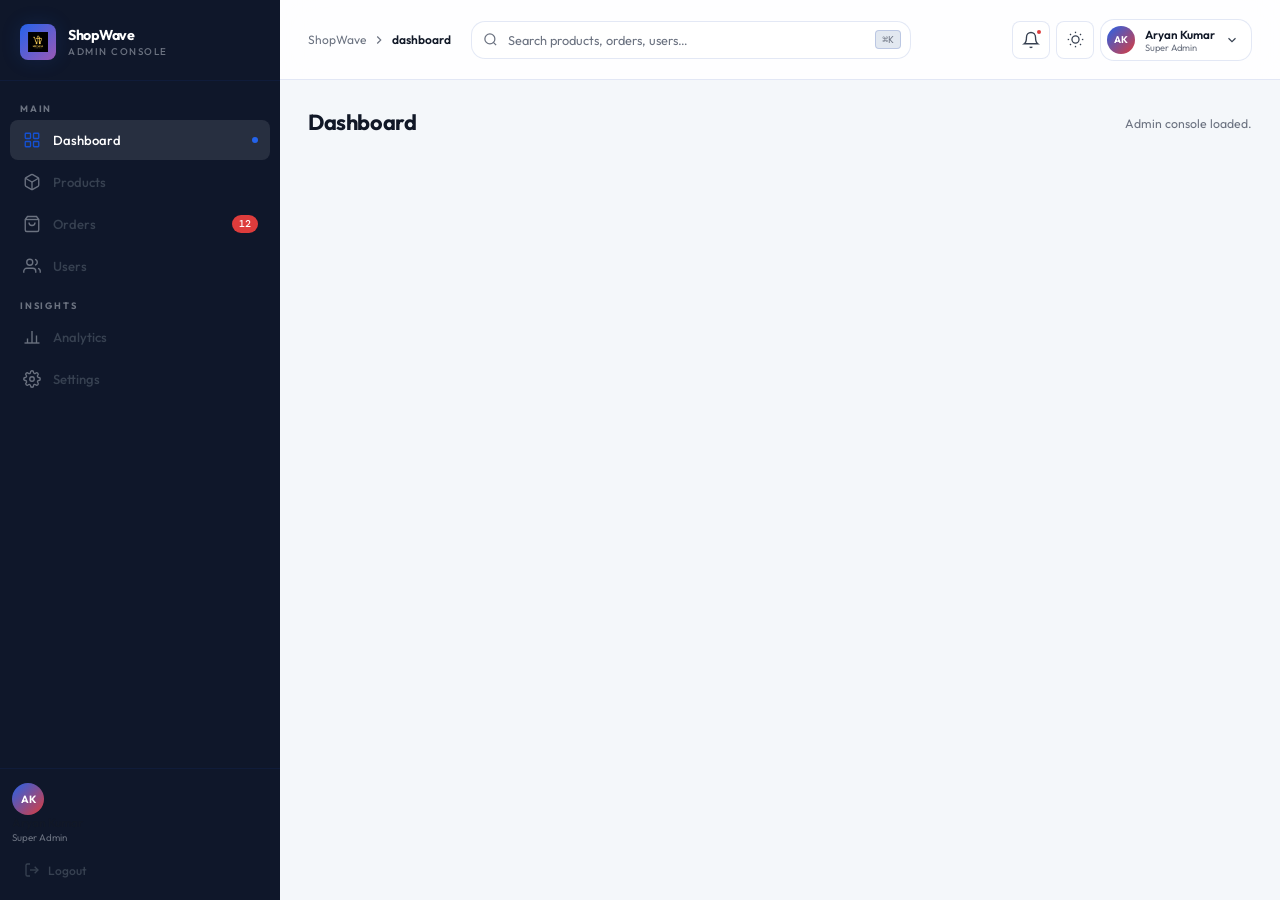
<file: ECommerceFrontend/admin.html>
<!DOCTYPE html>
<html lang="en">

<head>
  <meta charset="UTF-8">
  <meta name="viewport" content="width=device-width, initial-scale=1.0">
  <title>ShopWave Admin</title>
  <link rel="stylesheet" href="css/admin.css">
  <link rel="preconnect" href="https://fonts.googleapis.com">
  <link rel="icon" type="image/svg+xml"
    href="data:image/svg+xml,<svg xmlns='http://www.w3.org/2000/svg' viewBox='0 0 100 100'><rect width='100' height='100' rx='20' fill='%23ff6b4a'/><text y='.9em' font-size='70' x='15'>S</text></svg>">
  <link
    href="https://fonts.googleapis.com/css2?family=Outfit:wght@300;400;500;600;700&family=DM+Mono:wght@400;500&display=swap"
    rel="stylesheet">
</head>

<body>

  <aside class="sidebar" id="sidebar">
    <div class="sidebar-logo">
      <div class="logo-icon">
        <img src="assets/logo.png" height="20px" width="20px">
      </div>
      <div class="logo-text">
        <span class="logo-main" style="color: white;">ShopWave</span>
        <span class="logo-sub">Admin Console</span>
      </div>
    </div>

    <div class="sidebar-section-label">MAIN</div>
    <nav class="sidebar-nav">
      <a href="#" class="nav-item active" data-page="dashboard">
        <span class="nav-icon">
          <svg width="18" height="18" viewBox="0 0 24 24" fill="none" stroke="currentColor" stroke-width="1.8">
            <rect x="3" y="3" width="7" height="7" rx="1" />
            <rect x="14" y="3" width="7" height="7" rx="1" />
            <rect x="3" y="14" width="7" height="7" rx="1" />
            <rect x="14" y="14" width="7" height="7" rx="1" />
          </svg>
        </span>
        <span class="nav-label">Dashboard</span>
        <span class="nav-dot"></span>
      </a>
      <a href="#" class="nav-item" data-page="products">
        <span class="nav-icon">
          <svg width="18" height="18" viewBox="0 0 24 24" fill="none" stroke="currentColor" stroke-width="1.8">
            <path
              d="M21 16V8a2 2 0 00-1-1.73l-7-4a2 2 0 00-2 0l-7 4A2 2 0 003 8v8a2 2 0 001 1.73l7 4a2 2 0 002 0l7-4A2 2 0 0021 16z" />
            <polyline points="3.27 6.96 12 12.01 20.73 6.96" />
            <line x1="12" y1="22.08" x2="12" y2="12" />
          </svg>
        </span>
        <span class="nav-label">Products</span>
      </a>
      <a href="#" class="nav-item" data-page="orders">
        <span class="nav-icon">
          <svg width="18" height="18" viewBox="0 0 24 24" fill="none" stroke="currentColor" stroke-width="1.8">
            <path d="M6 2L3 6v14a2 2 0 002 2h14a2 2 0 002-2V6l-3-4z" />
            <line x1="3" y1="6" x2="21" y2="6" />
            <path d="M16 10a4 4 0 01-8 0" />
          </svg>
        </span>
        <span class="nav-label">Orders</span>
        <span class="nav-badge">12</span>
      </a>
      <a href="#" class="nav-item" data-page="users">
        <span class="nav-icon">
          <svg width="18" height="18" viewBox="0 0 24 24" fill="none" stroke="currentColor" stroke-width="1.8">
            <path d="M17 21v-2a4 4 0 00-4-4H5a4 4 0 00-4 4v2" />
            <circle cx="9" cy="7" r="4" />
            <path d="M23 21v-2a4 4 0 00-3-3.87M16 3.13a4 4 0 010 7.75" />
          </svg>
        </span>
        <span class="nav-label">Users</span>
      </a>
    </nav>

    <div class="sidebar-section-label">INSIGHTS</div>
    <nav class="sidebar-nav">
      <a href="#" class="nav-item" data-page="analytics">
        <span class="nav-icon">
          <svg width="18" height="18" viewBox="0 0 24 24" fill="none" stroke="currentColor" stroke-width="1.8">
            <line x1="18" y1="20" x2="18" y2="10" />
            <line x1="12" y1="20" x2="12" y2="4" />
            <line x1="6" y1="20" x2="6" y2="14" />
            <line x1="2" y1="20" x2="22" y2="20" />
          </svg>
        </span>
        <span class="nav-label">Analytics</span>
      </a>
      <a href="#" class="nav-item" data-page="settings">
        <span class="nav-icon">
          <svg width="18" height="18" viewBox="0 0 24 24" fill="none" stroke="currentColor" stroke-width="1.8">
            <circle cx="12" cy="12" r="3" />
            <path
              d="M19.4 15a1.65 1.65 0 00.33 1.82l.06.06a2 2 0 010 2.83 2 2 0 01-2.83 0l-.06-.06a1.65 1.65 0 00-1.82-.33 1.65 1.65 0 00-1 1.51V21a2 2 0 01-4 0v-.09A1.65 1.65 0 009 19.4a1.65 1.65 0 00-1.82.33l-.06.06a2 2 0 01-2.83-2.83l.06-.06A1.65 1.65 0 004.68 15a1.65 1.65 0 00-1.51-1H3a2 2 0 010-4h.09A1.65 1.65 0 004.6 9a1.65 1.65 0 00-.33-1.82l-.06-.06a2 2 0 012.83-2.83l.06.06A1.65 1.65 0 009 4.68a1.65 1.65 0 001-1.51V3a2 2 0 014 0v.09a1.65 1.65 0 001 1.51 1.65 1.65 0 001.82-.33l.06-.06a2 2 0 012.83 2.83l-.06.06A1.65 1.65 0 0019.4 9a1.65 1.65 0 001.51 1H21a2 2 0 010 4h-.09a1.65 1.65 0 00-1.51 1z" />
          </svg>
        </span>
        <span class="nav-label">Settings</span>
      </a>
    </nav>

    <div class="sidebar-footer">
      <div class="adAmin-mini-profile">
        <div class="amp-avatar">AK</div>
        <div class="amp-info">
          <span class="amp-name">Aryan Kumar</span>
          <span class="amp-role">Super Admin</span>
        </div>
      </div>
      <button class="btn-logout" onclick="App.logout()">
        <svg width="16" height="16" viewBox="0 0 24 24" fill="none" stroke="currentColor" stroke-width="2">
          <path d="M9 21H5a2 2 0 01-2-2V5a2 2 0 012-2h4" />
          <polyline points="16 17 21 12 16 7" />
          <line x1="21" y1="12" x2="9" y2="12" />
        </svg>
        Logout
      </button>
    </div>
  </aside>

  <button class="sidebar-toggle" id="sidebarToggle" onclick="App.toggleSidebar()">
    <svg width="20" height="20" viewBox="0 0 24 24" fill="none" stroke="currentColor" stroke-width="2">
      <line x1="3" y1="6" x2="21" y2="6" />
      <line x1="3" y1="12" x2="21" y2="12" />
      <line x1="3" y1="18" x2="21" y2="18" />
    </svg>
  </button>
  <div class="sidebar-overlay" id="sidebarOverlay" onclick="App.toggleSidebar()"></div>

  <div class="main-wrap">

    <header class="topbar">
      <div class="topbar-left">
        <div class="page-breadcrumb">
          <span class="breadcrumb-parent"><a href="index.html"> ShopWave</a></span>
          <svg width="14" height="14" viewBox="0 0 24 24" fill="none" stroke="currentColor" stroke-width="2">
            <polyline points="9 18 15 12 9 6" />
          </svg>
          <span class="breadcrumb-current" id="breadcrumbCurrent">Dashboard</span>
        </div>
      </div>
      <div class="topbar-center">
        <div class="search-wrap">
          <svg class="search-ico" width="15" height="15" viewBox="0 0 24 24" fill="none" stroke="currentColor"
            stroke-width="2">
            <circle cx="11" cy="11" r="8" />
            <path d="m21 21-4.35-4.35" />
          </svg>
          <input type="text" class="topbar-search" placeholder="Search products, orders, users…" id="globalSearch">
          <span class="search-shortcut">⌘K</span>
        </div>
      </div>
      <div class="topbar-right">
        <button class="topbar-btn" onclick="App.toggleNotifications()" title="Notifications">
          <svg width="18" height="18" viewBox="0 0 24 24" fill="none" stroke="currentColor" stroke-width="1.8">
            <path d="M18 8A6 6 0 006 8c0 7-3 9-3 9h18s-3-2-3-9" />
            <path d="M13.73 21a2 2 0 01-3.46 0" />
          </svg>
          <span class="notif-dot"></span>
        </button>
        <button class="topbar-btn" title="Dark mode toggle" onclick="App.toggleTheme()">
          <svg width="17" height="17" viewBox="0 0 24 24" fill="none" stroke="currentColor" stroke-width="1.8">
            <circle cx="12" cy="12" r="5" />
            <line x1="12" y1="1" x2="12" y2="3" />
            <line x1="12" y1="21" x2="12" y2="23" />
            <line x1="4.22" y1="4.22" x2="5.64" y2="5.64" />
            <line x1="18.36" y1="18.36" x2="19.78" y2="19.78" />
            <line x1="1" y1="12" x2="3" y2="12" />
            <line x1="21" y1="12" x2="23" y2="12" />
            <line x1="4.22" y1="19.78" x2="5.64" y2="18.36" />
            <line x1="18.36" y1="5.64" x2="19.78" y2="4.22" />
          </svg>
        </button>
        <div class="topbar-profile" onclick="App.toggleProfileMenu()">
          <div class="profile-avatar">AK</div>
          <div class="profile-info">
            <span class="profile-name">Aryan Kumar</span>
            <span class="profile-tag">Super Admin</span>
          </div>
          <svg width="14" height="14" viewBox="0 0 24 24" fill="none" stroke="currentColor" stroke-width="2">
            <polyline points="6 9 12 15 18 9" />
          </svg>
          <div class="profile-menu" id="profileMenu">
            <a href="#" class="pm-item">👤 My Profile</a>
            <a href="#" class="pm-item">⚙️ Preferences</a>
            <a href="#" class="pm-item">🔐 Change Password</a>
            <hr class="pm-divider">
            <a href="#" class="pm-item pm-danger" onclick="App.logout()">🚪 Logout</a>
          </div>
        </div>
      </div>
    </header>

    <main class="page-content" id="pageContent">

    </main>

  </div>

  <div class="modal-overlay" id="modalOverlay" onclick="App.closeModal()"></div>

  <div class="modal" id="productModal">
    <div class="modal-header">
      <h3 class="modal-title" id="productModalTitle">Add New Product</h3>
      <button class="modal-close" onclick="App.closeModal()">✕</button>
    </div>
    <div class="modal-body">
      <form id="productForm" onsubmit="App.saveProduct(event)">
        <div class="form-row">
          <div class="form-group">
            <label class="form-label">Product Name</label>
            <input type="text" class="form-input" id="pName" placeholder="e.g. Sony WH-1000XM5" required>
          </div>
          <div class="form-group">
            <label class="form-label">Price (₹)</label>
            <input type="number" class="form-input" id="pPrice" placeholder="e.g. 29999" required>
          </div>
        </div>
        <div class="form-row">
          <div class="form-group">
            <label class="form-label">Category</label>
            <select class="form-input" id="pCategory">
              <option>Electronics</option>
              <option>Fashion</option>
              <option>Home & Living</option>
              <option>Sports</option>
              <option>Beauty</option>
              <option>Books</option>
            </select>
          </div>
          <div class="form-group">
            <label class="form-label">Stock Quantity</label>
            <input type="number" class="form-input" id="pStock" placeholder="e.g. 150" required>
          </div>
        </div>
        <div class="form-group full">
          <label class="form-label">Description</label>
          <textarea class="form-input form-textarea" id="pDesc"
            placeholder="Write a short product description…"></textarea>
        </div>
        <div class="form-group full">
          <label class="form-label">Product Image</label>
          <div style="display:flex;gap:10px;align-items:center">
            <input type="text" class="form-input" id="pImageUrl" placeholder="https://images.unsplash.com/photo-..."
              style="flex:1">
            <label class="btn-ghost" style="padding:10px 15px;cursor:pointer;white-space:nowrap">
              <svg width="14" height="14" viewBox="0 0 24 24" fill="none" stroke="currentColor" stroke-width="2"
                style="vertical-align:middle;margin-right:5px">
                <path d="M21 15v4a2 2 0 01-2 2H5a2 2 0 01-2-2v-4" />
                <polyline points="17 8 12 3 7 8" />
                <line x1="12" y1="3" x2="12" y2="15" />
              </svg>
              Upload
              <input type="file" id="pImageFile" hidden accept="image/*" onchange="App.handleImageUpload(event)">
            </label>
          </div>
          <span class="form-hint">Paste a link OR upload a file. Files are saved to the backend uploads/ folder.</span>
        </div>
        <div class="modal-actions">
          <button type="button" class="btn-ghost" onclick="App.closeModal()">Cancel</button>
          <button type="submit" class="btn-primary-sm">Save Product</button>
        </div>
      </form>
    </div>
  </div>

  <div class="modal" id="orderModal">
    <div class="modal-header">
      <h3 class="modal-title">Order Details</h3>
      <button class="modal-close" onclick="App.closeModal()">✕</button>
    </div>
    <div class="modal-body" id="orderModalBody"></div>
  </div>

  <div class="toast-stack" id="toastStack"></div>

  <script src="js/admin.js"></script>
</body>

</html>
</file>
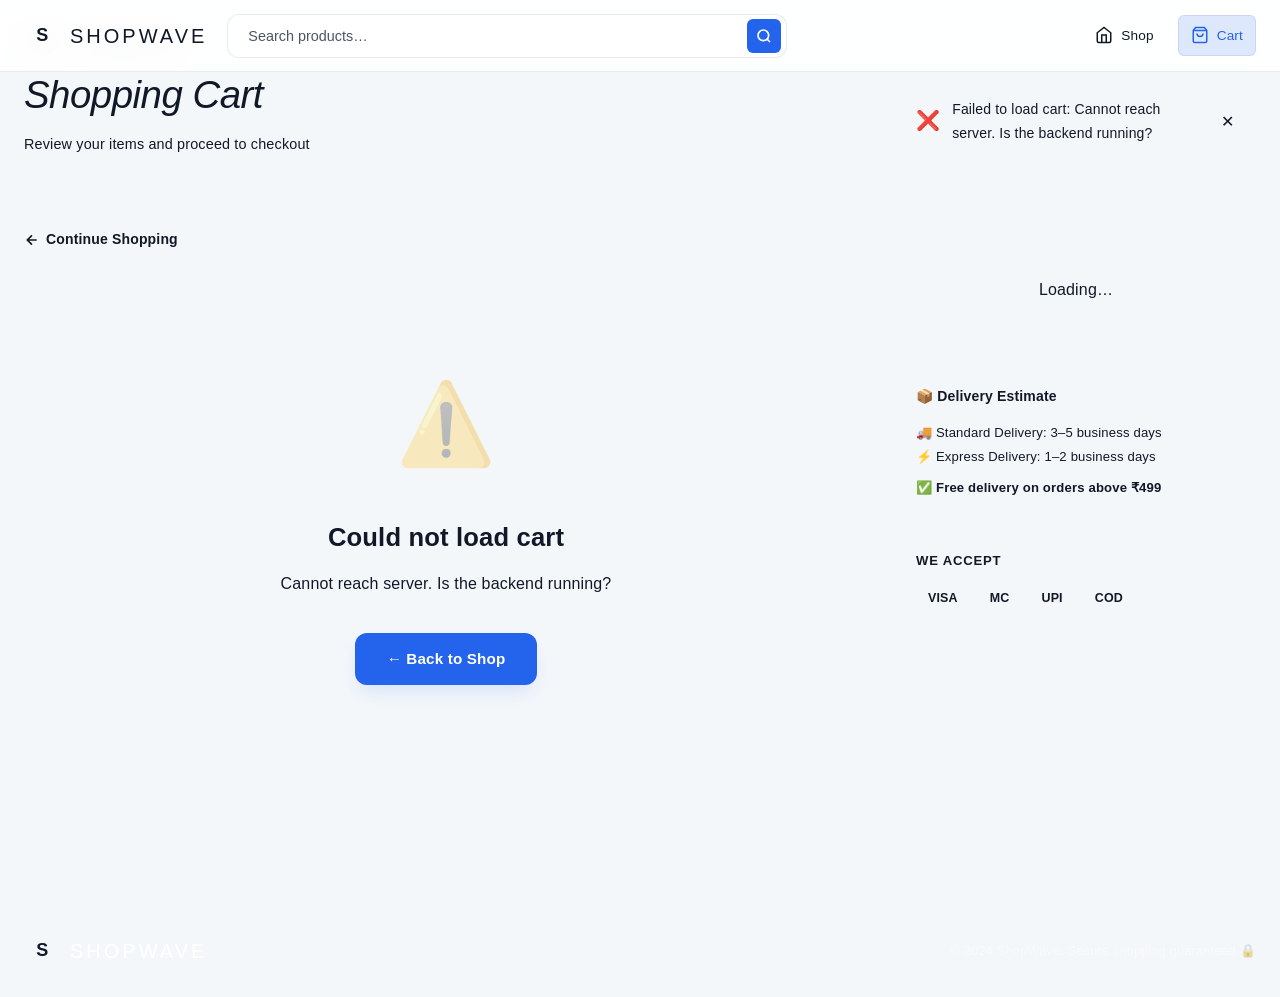
<file: ECommerceFrontend/cart.html>
<!DOCTYPE html>
<html lang="en">
<head>
  <meta charset="UTF-8">
  <meta name="viewport" content="width=device-width, initial-scale=1.0">
  <title>Your Cart — ShopWave</title>
  <meta name="description" content="Review your shopping cart and place your order.">
  <link rel="stylesheet" href="css/styles.css">
  <link rel="icon" type="image/svg+xml" href="data:image/svg+xml,<svg xmlns='http://www.w3.org/2000/svg' viewBox='0 0 100 100'><rect width='100' height='100' rx='20' fill='%23ff6b4a'/><text y='.9em' font-size='70' x='15'>S</text></svg>">
</head>
<body data-page="cart">

  <div id="toast-container"></div>

  <header>
    <nav class="navbar" role="navigation" aria-label="Main navigation">
      <div class="container">

        <a href="index.html" class="nav-logo" aria-label="ShopWave Home">
          <div class="logo-mark">S</div>
          <span class="logo-text">Shop<span>Wave</span></span>
        </a>

        <div class="nav-search" role="search">
          <input
            type="search"
            placeholder="Search products…"
            aria-label="Search products"
            onclick="window.location.href='index.html'"
            readonly
          >
          <button class="search-btn" aria-label="Search" onclick="window.location.href='index.html'">
            <svg width="16" height="16" fill="none" stroke="currentColor" stroke-width="2.5" viewBox="0 0 24 24">
              <circle cx="11" cy="11" r="8"/><path d="m21 21-4.35-4.35"/>
            </svg>
          </button>
        </div>

        <div class="nav-actions">
          <a href="index.html" class="nav-btn">
            <svg width="18" height="18" fill="none" stroke="currentColor" stroke-width="2" viewBox="0 0 24 24"><path d="M3 9l9-7 9 7v11a2 2 0 01-2 2H5a2 2 0 01-2-2z"/><polyline points="9 22 9 12 15 12 15 22"/></svg>
            <span>Shop</span>
          </a>

          <a href="cart.html" class="nav-btn cart-btn" title="View Cart" aria-label="Shopping cart">
            <svg width="18" height="18" fill="none" stroke="currentColor" stroke-width="2" viewBox="0 0 24 24"><path d="M6 2L3 6v14a2 2 0 002 2h14a2 2 0 002-2V6l-3-4z"/><line x1="3" y1="6" x2="21" y2="6"/><path d="M16 10a4 4 0 01-8 0"/></svg>
            <span>Cart</span>
            <span class="cart-badge" style="display:none">0</span>
          </a>
        </div>

      </div>
    </nav>
  </header>

  <main>

    <div class="page-header">
      <div class="container">
        <nav aria-label="Breadcrumb" style="font-size:0.82rem;color:var(--gray-400);margin-bottom:8px">
          <a href="index.html" style="color:var(--coral)">Home</a>
          <span style="margin:0 8px">›</span>
          <span>Shopping Cart</span>
        </nav>
        <h1>Shopping Cart</h1>
        <p>Review your items and proceed to checkout</p>
      </div>
    </div>

    <div class="container">
      <div class="cart-layout">

        <div class="cart-items-col">

          <div style="margin-bottom:20px">
            <a href="index.html" style="display:inline-flex;align-items:center;gap:6px;font-size:0.875rem;font-weight:600;color:var(--coral)">
              <svg width="16" height="16" fill="none" stroke="currentColor" stroke-width="2.5" viewBox="0 0 24 24"><path d="M19 12H5M12 19l-7-7 7-7"/></svg>
              Continue Shopping
            </a>
          </div>

          <div id="cart-items-container" aria-live="polite" aria-label="Cart items">

          </div>

        </div>

        <aside>

          <div class="cart-summary" id="cart-summary-panel" aria-label="Order summary">
            <div style="padding:20px;text-align:center;color:var(--gray-400)">
              Loading…
            </div>
          </div>

          <div style="background:var(--white);border-radius:var(--radius-lg);padding:20px;border:1px solid var(--gray-100);margin-top:14px">
            <div style="font-weight:600;font-size:0.875rem;color:var(--navy);margin-bottom:12px">
              📦 Delivery Estimate
            </div>
            <div style="font-size:0.82rem;color:var(--gray-600);line-height:1.8">
              <div>🚚 Standard Delivery: 3–5 business days</div>
              <div>⚡ Express Delivery: 1–2 business days</div>
              <div style="margin-top:8px;color:var(--success);font-weight:600">✅ Free delivery on orders above ₹499</div>
            </div>
          </div>

          <div style="background:var(--white);border-radius:var(--radius-lg);padding:16px 20px;border:1px solid var(--gray-100);margin-top:14px">
            <div style="font-weight:600;font-size:0.82rem;color:var(--gray-600);margin-bottom:10px;text-transform:uppercase;letter-spacing:.8px">
              We Accept
            </div>
            <div style="display:flex;gap:8px;flex-wrap:wrap">
              <span style="background:var(--gray-50);border:1px solid var(--gray-200);border-radius:6px;padding:6px 12px;font-size:0.78rem;font-weight:700">VISA</span>
              <span style="background:var(--gray-50);border:1px solid var(--gray-200);border-radius:6px;padding:6px 12px;font-size:0.78rem;font-weight:700">MC</span>
              <span style="background:var(--gray-50);border:1px solid var(--gray-200);border-radius:6px;padding:6px 12px;font-size:0.78rem;font-weight:700">UPI</span>
              <span style="background:var(--gray-50);border:1px solid var(--gray-200);border-radius:6px;padding:6px 12px;font-size:0.78rem;font-weight:700">COD</span>
            </div>
          </div>

        </aside>

      </div>
    </div>

  </main>

  <footer style="background:var(--navy);padding:28px 0;margin-top:60px">
    <div class="container">
      <div style="display:flex;align-items:center;justify-content:space-between;flex-wrap:wrap;gap:12px">
        <div class="nav-logo">
          <div class="logo-mark">S</div>
          <span class="logo-text" style="color:white">Shop<span>Wave</span></span>
        </div>
        <div style="font-size:0.8rem;color:rgba(255,255,255,.4)">
          © 2024 ShopWave. Secure shopping guaranteed 🔒
        </div>
      </div>
    </div>
  </footer>

  <script src="js/script.js"></script>
</body>
</html>
</file>
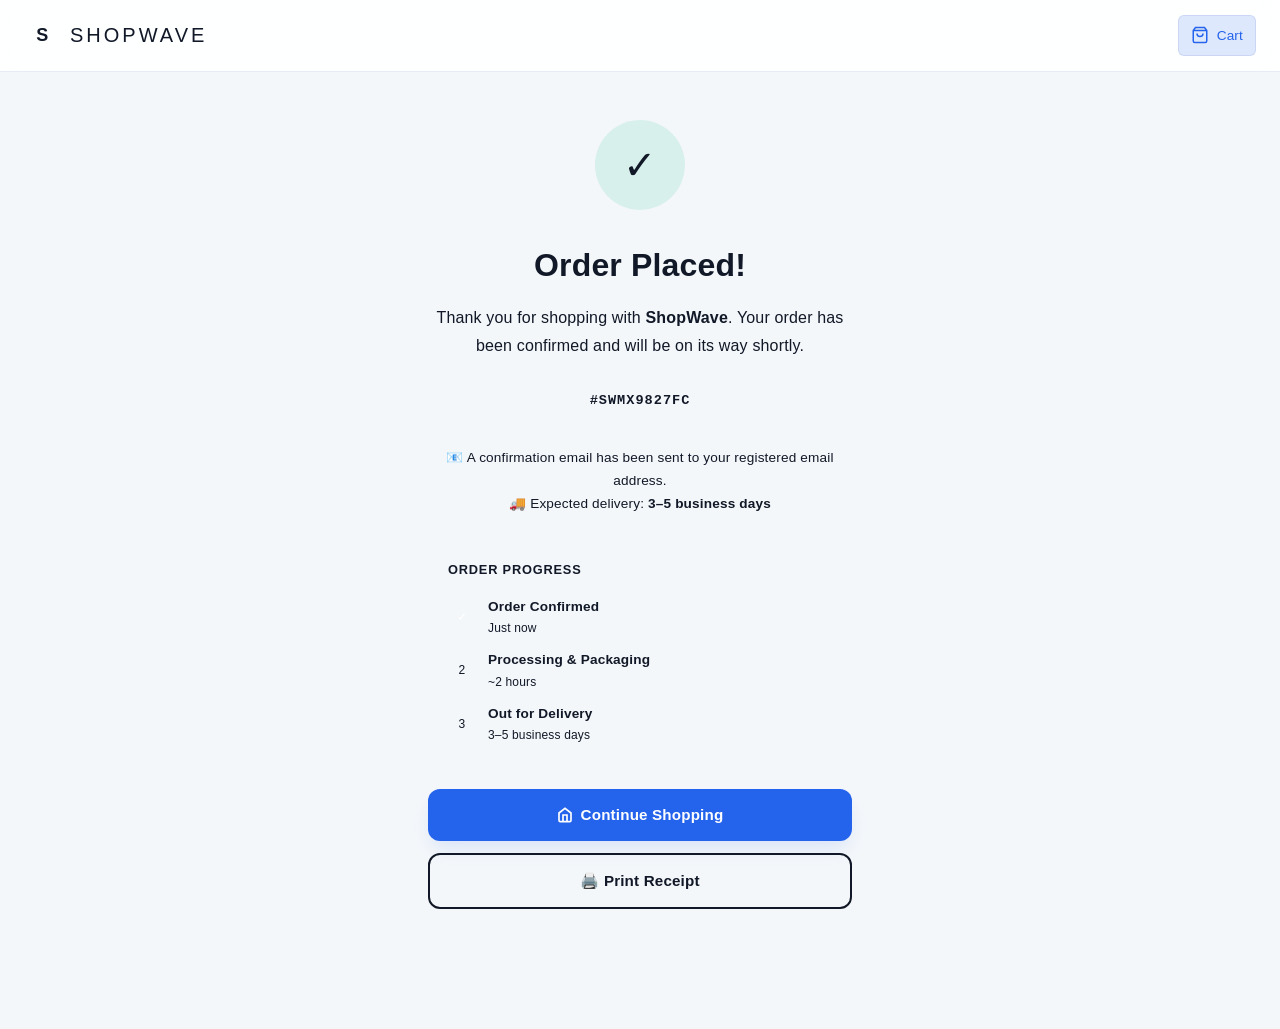
<file: ECommerceFrontend/order-success.html>
<!DOCTYPE html>
<html lang="en">
<head>
  <meta charset="UTF-8">
  <meta name="viewport" content="width=device-width, initial-scale=1.0">
  <title>Order Placed! — ShopWave</title>
  <link rel="stylesheet" href="css/styles.css">
  <link rel="icon" type="image/svg+xml" href="data:image/svg+xml,<svg xmlns='http://www.w3.org/2000/svg' viewBox='0 0 100 100'><rect width='100' height='100' rx='20' fill='%23ff6b4a'/><text y='.9em' font-size='70' x='15'>S</text></svg>">
</head>
<body data-page="success">

  <div id="toast-container"></div>

  <header>
    <nav class="navbar">
      <div class="container">
        <a href="index.html" class="nav-logo">
          <div class="logo-mark">S</div>
          <span class="logo-text">Shop<span>Wave</span></span>
        </a>
        <div class="nav-actions" style="margin-left:auto">
          <a href="cart.html" class="nav-btn cart-btn">
            <svg width="18" height="18" fill="none" stroke="currentColor" stroke-width="2" viewBox="0 0 24 24"><path d="M6 2L3 6v14a2 2 0 002 2h14a2 2 0 002-2V6l-3-4z"/><line x1="3" y1="6" x2="21" y2="6"/><path d="M16 10a4 4 0 01-8 0"/></svg>
            Cart
            <span class="cart-badge" style="display:none">0</span>
          </a>
        </div>
      </div>
    </nav>
  </header>

  <div class="success-page">
    <div class="success-card">

      <div class="success-icon">✓</div>

      <h1>Order Placed!</h1>
      <p>Thank you for shopping with <strong>ShopWave</strong>. Your order has been confirmed and will be on its way shortly.</p>

      <div class="order-id" id="order-id-display">#SW...</div>

      <p style="font-size:0.85rem;margin-bottom:0">
        📧 A confirmation email has been sent to your registered email address.<br>
        🚚 Expected delivery: <strong>3–5 business days</strong>
      </p>

      <div style="background:var(--gray-50);border-radius:var(--radius-md);padding:20px;margin:24px 0;text-align:left">
        <div style="font-size:0.8rem;font-weight:700;text-transform:uppercase;letter-spacing:.8px;color:var(--gray-600);margin-bottom:14px">
          Order Progress
        </div>
        <div style="display:flex;flex-direction:column;gap:10px">
          <div style="display:flex;align-items:center;gap:12px">
            <div style="width:28px;height:28px;border-radius:50%;background:var(--success);color:white;display:flex;align-items:center;justify-content:center;font-size:.75rem;flex-shrink:0">✓</div>
            <div>
              <div style="font-size:.85rem;font-weight:600;color:var(--gray-800)">Order Confirmed</div>
              <div style="font-size:.75rem;color:var(--gray-400)">Just now</div>
            </div>
          </div>
          <div style="display:flex;align-items:center;gap:12px">
            <div style="width:28px;height:28px;border-radius:50%;background:var(--gray-200);color:var(--gray-400);display:flex;align-items:center;justify-content:center;font-size:.75rem;flex-shrink:0">2</div>
            <div>
              <div style="font-size:.85rem;font-weight:600;color:var(--gray-400)">Processing & Packaging</div>
              <div style="font-size:.75rem;color:var(--gray-400)">~2 hours</div>
            </div>
          </div>
          <div style="display:flex;align-items:center;gap:12px">
            <div style="width:28px;height:28px;border-radius:50%;background:var(--gray-200);color:var(--gray-400);display:flex;align-items:center;justify-content:center;font-size:.75rem;flex-shrink:0">3</div>
            <div>
              <div style="font-size:.85rem;font-weight:600;color:var(--gray-400)">Out for Delivery</div>
              <div style="font-size:.75rem;color:var(--gray-400)">3–5 business days</div>
            </div>
          </div>
        </div>
      </div>

      <div class="success-actions">
        <a href="index.html" class="btn-primary" style="justify-content:center">
          <svg width="16" height="16" fill="none" stroke="currentColor" stroke-width="2.5" viewBox="0 0 24 24"><path d="M3 9l9-7 9 7v11a2 2 0 01-2 2H5a2 2 0 01-2-2z"/><polyline points="9 22 9 12 15 12 15 22"/></svg>
          Continue Shopping
        </a>
        <a href="#" class="btn-outline" style="justify-content:center;border-color:var(--gray-200);color:var(--gray-600)" onclick="window.print()">
          🖨️ Print Receipt
        </a>
      </div>

    </div>
  </div>

  <script src="js/script.js"></script>
</body>
</html>
</file>
<file: ECommerceFrontend/css/admin.css>
:root {

  --primary:      hsl(221, 83%, 53%);    
  --primary-dim:  hsla(221, 83%, 53%, 0.1);
  --primary-glow: hsla(221, 83%, 53%, 0.15);
  --secondary:    hsl(199, 89%, 48%);    
  --accent:       hsl(217, 91%, 60%);    

  --bg:           #F4F7FA;              
  --bg2:          #FFFFFF;
  --bg3:          #E2E8F0;
  --surface:      #FFFFFF;
  --surface2:     #F8FAFC;
  --border:       rgba(30, 64, 175, 0.12);
  --border2:      rgba(30, 64, 175, 0.2);

  --text-primary:   #111827;            
  --text-secondary: #374151;
  --text-muted:     #6B7280;

  --indigo:       var(--primary);
  --indigo-light: hsl(221, 83%, 45%);
  --indigo-dim:   var(--primary-dim);
  --amber:        hsl(35, 90%, 50%);
  --rose:         hsl(0, 70%, 55%);
  --emerald:      hsl(140, 60%, 40%);

  --sidebar-w:   280px;
  --topbar-h:    80px;
  --radius-sm:   8px;
  --radius-md:   14px;
  --radius-lg:   20px;
  --radius-xl:   30px;

  --font-ui:   'Outfit', 'Inter', system-ui, sans-serif;
  --font-mono: 'DM Mono', monospace;

  --shadow-card: 0 10px 30px -10px rgba(0,0,0,0.5);
  --shadow-lg:   0 30px 60px -12px rgba(0,0,0,0.6);
  --glow-indigo: 0 0 20px var(--primary-glow);
}

*, *::before, *::after { box-sizing: border-box; margin: 0; padding: 0; }
html { font-size: 15px; }
body {
  font-family: var(--font-ui);
  background: var(--bg);
  color: var(--text-primary);
  min-height: 100vh;
  overflow-x: hidden;
  -webkit-font-smoothing: antialiased;
}
a { text-decoration: none; color: inherit; }
button { cursor: pointer; border: none; background: none; font-family: inherit; }
input, select, textarea { font-family: inherit; }

.sidebar {
  position: fixed;
  top: 0; left: 0; bottom: 0;
  width: var(--sidebar-w);
  background: #0F172A; 
  display: flex;
  flex-direction: column;
  z-index: 200;
  transition: transform var(--transition);
  color: white;
}

.sidebar-logo {
  display: flex;
  align-items: center;
  gap: 12px;
  padding: 24px 20px 20px;
  border-bottom: 1px solid var(--border);
  margin-bottom: 8px;
}

.logo-icon {
  width: 36px; height: 36px;
  border-radius: var(--radius-sm);
  background: linear-gradient(135deg, var(--indigo), #9b59b6);
  display: flex; align-items: center; justify-content: center;
  color: white;
  flex-shrink: 0;
  box-shadow: var(--glow-indigo);
}

.logo-text { display: flex; flex-direction: column; gap: 1px; }
.logo-main { font-size: .95rem; font-weight: 700; color: var(--text-primary); letter-spacing: -.3px; }
.logo-sub  { font-size: .65rem; font-weight: 500; color: var(--text-muted); text-transform: uppercase; letter-spacing: 1.5px; }

.sidebar-section-label {
  font-size: .62rem;
  font-weight: 700;
  letter-spacing: 1.8px;
  color: var(--text-muted);
  padding: 14px 20px 6px;
}

.sidebar-nav { display: flex; flex-direction: column; gap: 2px; padding: 0 10px; }

.nav-item {
  display: flex;
  align-items: center;
  gap: 11px;
  padding: 10px 12px;
  border-radius: var(--radius-sm);
  color: var(--text-secondary);
  font-size: .875rem;
  font-weight: 500;
  transition: var(--transition);
  position: relative;
  user-select: none;
  cursor: pointer;
}

.nav-item:hover {
  background: var(--surface);
  color: var(--text-primary);
}

.nav-item.active {
  background: rgba(255,255,255,0.1);
  color: white;
}

.nav-item.active .nav-icon { color: var(--indigo-light); }

.nav-icon {
  width: 20px; height: 20px;
  display: flex; align-items: center; justify-content: center;
  flex-shrink: 0;
  color: var(--text-muted);
  transition: var(--transition);
}

.nav-item:hover .nav-icon { color: var(--text-primary); }
.nav-label { flex: 1; }

.nav-dot {
  width: 6px; height: 6px;
  border-radius: 50%;
  background: var(--indigo);
  opacity: 0;
}
.nav-item.active .nav-dot { opacity: 1; }

.nav-badge {
  font-family: var(--font-mono);
  font-size: .68rem;
  font-weight: 500;
  background: var(--rose);
  color: white;
  padding: 2px 7px;
  border-radius: 100px;
  line-height: 1.4;
}

.sidebar-footer {
  margin-top: auto;
  padding: 14px 12px;
  border-top: 1px solid var(--border);
  display: flex;
  flex-direction: column;
  gap: 10px;
}

.admin-mini-profile {
  display: flex;
  align-items: center;
  gap: 10px;
  padding: 8px 10px;
  border-radius: var(--radius-sm);
  transition: var(--transition);
  cursor: pointer;
}
.admin-mini-profile:hover { background: var(--surface); }

.amp-avatar {
  width: 32px; height: 32px;
  border-radius: 50%;
  background: linear-gradient(135deg, var(--indigo), var(--rose));
  display: flex; align-items: center; justify-content: center;
  font-size: .7rem; font-weight: 700; color: white;
  flex-shrink: 0;
}

.amp-info { display: flex; flex-direction: column; gap: 1px; }
.amp-name { font-size: .8rem; font-weight: 600; color: var(--text-primary); }
.amp-role { font-size: .65rem; color: var(--text-muted); }

.btn-logout {
  display: flex;
  align-items: center;
  gap: 8px;
  padding: 8px 12px;
  border-radius: var(--radius-sm);
  color: var(--text-secondary);
  font-size: .8rem;
  font-weight: 500;
  transition: var(--transition);
}
.btn-logout:hover { background: rgba(251,113,133,.1); color: var(--rose); }

.sidebar-toggle {
  display: none;
  position: fixed;
  top: 14px; left: 14px;
  z-index: 300;
  width: 38px; height: 38px;
  border-radius: var(--radius-sm);
  background: var(--surface);
  color: var(--text-primary);
  align-items: center;
  justify-content: center;
  border: 1px solid var(--border2);
}

.sidebar-overlay {
  display: none;
  position: fixed; inset: 0;
  background: rgba(0,0,0,.6);
  z-index: 190;
  backdrop-filter: blur(2px);
}

.main-wrap {
  margin-left: var(--sidebar-w);
  min-height: 100vh;
  display: flex;
  flex-direction: column;
}

.topbar {
  position: sticky;
  top: 0; z-index: 100;
  height: var(--topbar-h);
  background: rgba(255, 255, 255, 0.85);
  backdrop-filter: blur(20px);
  -webkit-backdrop-filter: blur(20px);
  border-bottom: 1px solid var(--border);
  display: flex;
  align-items: center;
  padding: 0 28px;
  gap: 20px;
}

.topbar-left { flex-shrink: 0; }

.page-breadcrumb {
  display: flex;
  align-items: center;
  gap: 6px;
  font-size: .8rem;
  color: var(--text-muted);
}
.breadcrumb-current {
  font-weight: 600;
  color: var(--text-primary);
}

.topbar-center { flex: 1; max-width: 440px; }

.search-wrap {
  position: relative;
  display: flex;
  align-items: center;
}

.search-ico {
  position: absolute;
  left: 12px;
  color: var(--text-muted);
  pointer-events: none;
}

.topbar-search {
  width: 100%;
  height: 38px;
  padding: 0 60px 0 36px;
  border-radius: var(--radius-md);
  border: 1px solid var(--border);
  background: var(--surface);
  color: var(--text-primary);
  font-size: .85rem;
  outline: none;
  transition: var(--transition);
}
.topbar-search::placeholder { color: var(--text-muted); }
.topbar-search:focus {
  border-color: var(--indigo);
  background: var(--surface2);
  box-shadow: 0 0 0 3px var(--indigo-dim);
}

.search-shortcut {
  position: absolute;
  right: 10px;
  font-family: var(--font-mono);
  font-size: .65rem;
  color: var(--text-muted);
  background: var(--bg3);
  padding: 2px 6px;
  border-radius: 4px;
  border: 1px solid var(--border2);
}

.topbar-right {
  margin-left: auto;
  display: flex;
  align-items: center;
  gap: 6px;
}

.topbar-btn {
  position: relative;
  width: 38px; height: 38px;
  border-radius: var(--radius-sm);
  border: 1px solid var(--border);
  background: var(--surface);
  color: var(--text-secondary);
  display: flex; align-items: center; justify-content: center;
  transition: var(--transition);
}
.topbar-btn:hover {
  border-color: var(--border2);
  color: var(--text-primary);
  background: var(--surface2);
}

.notif-dot {
  position: absolute;
  top: 6px; right: 6px;
  width: 8px; height: 8px;
  border-radius: 50%;
  background: var(--rose);
  border: 2px solid var(--bg2);
  animation: pulse-dot 2s ease infinite;
}
@keyframes pulse-dot {
  0%, 100% { transform: scale(1); opacity: 1; }
  50% { transform: scale(1.3); opacity: .7; }
}

.topbar-profile {
  display: flex;
  align-items: center;
  gap: 10px;
  padding: 6px 12px 6px 6px;
  border-radius: var(--radius-md);
  border: 1px solid var(--border);
  background: var(--surface);
  cursor: pointer;
  transition: var(--transition);
  position: relative;
  color: var(--text-secondary);
  user-select: none;
}
.topbar-profile:hover {
  border-color: var(--border2);
  background: var(--surface2);
  color: var(--text-primary);
}

.profile-avatar {
  width: 28px; height: 28px;
  border-radius: 50%;
  background: linear-gradient(135deg, var(--indigo), var(--rose));
  display: flex; align-items: center; justify-content: center;
  font-size: .65rem; font-weight: 700; color: white;
  flex-shrink: 0;
}

.profile-info { display: flex; flex-direction: column; }
.profile-name { font-size: .78rem; font-weight: 600; color: var(--text-primary); }
.profile-tag  { font-size: .62rem; color: var(--text-muted); }

.profile-menu {
  display: none;
  position: absolute;
  top: calc(100% + 8px);
  right: 0;
  min-width: 180px;
  background: var(--bg3);
  border: 1px solid var(--border2);
  border-radius: var(--radius-md);
  padding: 6px;
  box-shadow: var(--shadow-lg);
  z-index: 200;
  animation: slideDown .18s ease both;
}
.profile-menu.open { display: block; }

@keyframes slideDown {
  from { opacity: 0; transform: translateY(-6px); }
  to   { opacity: 1; transform: translateY(0); }
}

.pm-item {
  display: block;
  padding: 8px 12px;
  border-radius: var(--radius-sm);
  font-size: .82rem;
  color: var(--text-secondary);
  transition: var(--transition);
}
.pm-item:hover { background: var(--surface); color: var(--text-primary); }
.pm-danger:hover { background: rgba(251,113,133,.1); color: var(--rose); }
.pm-divider { border: none; border-top: 1px solid var(--border); margin: 4px 0; }

.page-content {
  padding: 28px;
  flex: 1;
  animation: fadeUp .3s ease both;
}

@keyframes fadeUp {
  from { opacity: 0; transform: translateY(10px); }
  to   { opacity: 1; transform: translateY(0); }
}

.page-title-row {
  display: flex;
  align-items: center;
  justify-content: space-between;
  margin-bottom: 28px;
  gap: 16px;
  flex-wrap: wrap;
}

.page-title {
  font-size: 1.45rem;
  font-weight: 700;
  letter-spacing: -.4px;
  color: var(--text-primary);
}

.page-subtitle {
  font-size: .82rem;
  color: var(--text-muted);
  margin-top: 3px;
}

.stats-grid {
  display: grid;
  grid-template-columns: repeat(4, 1fr);
  gap: 16px;
  margin-bottom: 24px;
}

.stat-card {
  background: var(--surface);
  backdrop-filter: blur(10px);
  -webkit-backdrop-filter: blur(10px);
  border: 1px solid var(--border);
  border-radius: var(--radius-lg);
  padding: 22px 24px;
  position: relative;
  overflow: hidden;
  transition: var(--transition);
  cursor: default;
}

.stat-card::before {
  content: '';
  position: absolute;
  top: 0; right: 0;
  width: 120px; height: 120px;
  border-radius: 50%;
  background: var(--accent-color, var(--indigo));
  opacity: .05;
  transform: translate(30%, -30%);
  transition: var(--transition-slow);
}

.stat-card:hover {
  border-color: var(--primary);
  transform: translateY(-5px);
  box-shadow: 0 20px 40px -10px rgba(0,0,0,0.4);
}
.stat-card:hover::before { opacity: .09; transform: translate(30%, -30%) scale(1.15); }

.stat-header {
  display: flex;
  align-items: center;
  justify-content: space-between;
  margin-bottom: 16px;
}

.stat-label {
  font-size: .75rem;
  font-weight: 600;
  text-transform: uppercase;
  letter-spacing: 1px;
  color: var(--text-muted);
}

.stat-icon {
  width: 36px; height: 36px;
  border-radius: var(--radius-sm);
  display: flex; align-items: center; justify-content: center;
  font-size: 1rem;
  background: var(--accent-color, var(--indigo));
  background: var(--icon-bg);
}

.stat-value {
  font-family: var(--font-mono);
  font-size: 1.7rem;
  font-weight: 500;
  color: var(--text-primary);
  letter-spacing: -.5px;
  line-height: 1;
  margin-bottom: 10px;
}

.stat-change {
  display: inline-flex;
  align-items: center;
  gap: 4px;
  font-size: .75rem;
  font-weight: 600;
  padding: 3px 8px;
  border-radius: 100px;
}
.stat-change.up   { background: rgba(52,211,153,.12); color: var(--emerald); }
.stat-change.down { background: rgba(251,113,133,.12); color: var(--rose); }

.stat-meta {
  font-size: .75rem;
  color: var(--text-muted);
  margin-top: 4px;
}

.charts-row {
  display: grid;
  grid-template-columns: 1fr 380px;
  gap: 16px;
  margin-bottom: 24px;
}

.chart-card {
  background: var(--surface);
  border: 1px solid var(--border);
  border-radius: var(--radius-lg);
  padding: 24px;
}

.chart-header {
  display: flex;
  align-items: flex-start;
  justify-content: space-between;
  margin-bottom: 22px;
}

.chart-title {
  font-size: .95rem;
  font-weight: 700;
  color: var(--text-primary);
  margin-bottom: 3px;
}

.chart-subtitle { font-size: .75rem; color: var(--text-muted); }

.chart-legend {
  display: flex;
  gap: 14px;
}

.legend-item {
  display: flex;
  align-items: center;
  gap: 6px;
  font-size: .75rem;
  color: var(--text-secondary);
}

.legend-dot {
  width: 8px; height: 8px;
  border-radius: 50%;
}

.chart-svg-wrap {
  width: 100%;
  position: relative;
}

.chart-svg-wrap svg {
  width: 100%;
  overflow: visible;
}

.pie-wrap {
  display: flex;
  flex-direction: column;
  align-items: center;
  gap: 20px;
}

.pie-svg-wrap {
  position: relative;
  width: 180px; height: 180px;
}

.pie-center-label {
  position: absolute;
  inset: 0;
  display: flex;
  flex-direction: column;
  align-items: center;
  justify-content: center;
  pointer-events: none;
}
.pie-center-label strong {
  font-family: var(--font-mono);
  font-size: 1.2rem;
  color: var(--text-primary);
}
.pie-center-label span { font-size: .7rem; color: var(--text-muted); }

.pie-legend {
  width: 100%;
  display: flex;
  flex-direction: column;
  gap: 10px;
}

.pie-legend-item {
  display: flex;
  align-items: center;
  justify-content: space-between;
  font-size: .8rem;
}
.pie-legend-left { display: flex; align-items: center; gap: 8px; color: var(--text-secondary); }
.pie-legend-bar-wrap {
  flex: 1;
  height: 4px;
  background: var(--bg3);
  border-radius: 2px;
  margin: 0 12px;
  overflow: hidden;
}
.pie-legend-bar {
  height: 100%;
  border-radius: 2px;
  transition: width .6s ease;
}
.pie-legend-pct {
  font-family: var(--font-mono);
  font-size: .75rem;
  color: var(--text-secondary);
  min-width: 32px;
  text-align: right;
}

.section-card {
  background: var(--surface);
  border: 1px solid var(--border);
  border-radius: var(--radius-lg);
  overflow: hidden;
  margin-bottom: 24px;
}

.section-card-header {
  display: flex;
  align-items: center;
  justify-content: space-between;
  padding: 18px 24px;
  border-bottom: 1px solid var(--border);
}

.section-card-title {
  font-size: .9rem;
  font-weight: 700;
  color: var(--text-primary);
}

.btn-link {
  font-size: .78rem;
  font-weight: 600;
  color: var(--indigo-light);
  transition: var(--transition);
  cursor: pointer;
}
.btn-link:hover { color: var(--indigo); }

.data-table {
  width: 100%;
  border-collapse: collapse;
}

.data-table th {
  padding: 10px 16px;
  text-align: left;
  font-size: .68rem;
  font-weight: 700;
  text-transform: uppercase;
  letter-spacing: 1px;
  color: var(--text-muted);
  background: var(--bg3);
  border-bottom: 1px solid var(--border);
  white-space: nowrap;
}

.data-table td {
  padding: 14px 16px;
  font-size: .83rem;
  color: var(--text-secondary);
  border-bottom: 1px solid var(--border);
  vertical-align: middle;
  transition: var(--transition);
}

.data-table tr:last-child td { border-bottom: none; }

.data-table tbody tr {
  transition: var(--transition);
}
.data-table tbody tr:hover td {
  background: var(--surface2);
  color: var(--text-primary);
}

.tbl-product-img {
  width: 40px; height: 40px;
  border-radius: var(--radius-sm);
  object-fit: cover;
  background: var(--bg3);
  border: 1px solid var(--border);
  flex-shrink: 0;
}

.tbl-product-cell {
  display: flex;
  align-items: center;
  gap: 12px;
}

.tbl-product-name {
  font-weight: 600;
  color: var(--text-primary);
  font-size: .83rem;
}

.tbl-product-cat {
  font-size: .7rem;
  color: var(--text-muted);
  margin-top: 2px;
}

.mono {
  font-family: var(--font-mono);
  font-size: .82rem;
}

.badge {
  display: inline-flex;
  align-items: center;
  gap: 5px;
  padding: 3px 10px;
  border-radius: 100px;
  font-size: .7rem;
  font-weight: 600;
  letter-spacing: .3px;
  white-space: nowrap;
}
.badge::before {
  content: '';
  width: 6px; height: 6px;
  border-radius: 50%;
  background: currentColor;
  flex-shrink: 0;
}

.badge-pending   { background: rgba(245,158,11,.12); color: var(--amber); }
.badge-shipped   { background: rgba(56,189,248,.12); color: var(--sky); }
.badge-delivered { background: rgba(52,211,153,.12); color: var(--emerald); }
.badge-cancelled { background: rgba(251,113,133,.12); color: var(--rose); }
.badge-low       { background: rgba(251,113,133,.12); color: var(--rose); }
.badge-ok        { background: rgba(52,211,153,.12); color: var(--emerald); }

.tbl-actions { display: flex; gap: 6px; align-items: center; }

.btn-icon {
  width: 30px; height: 30px;
  border-radius: var(--radius-sm);
  border: 1px solid var(--border);
  background: transparent;
  color: var(--text-secondary);
  display: flex; align-items: center; justify-content: center;
  transition: var(--transition);
  font-size: .75rem;
}
.btn-icon:hover { border-color: var(--border2); background: var(--surface2); color: var(--text-primary); }
.btn-icon.danger:hover { border-color: rgba(251,113,133,.3); background: rgba(251,113,133,.1); color: var(--rose); }
.btn-icon.edit:hover   { border-color: rgba(108,99,255,.3); background: var(--indigo-dim); color: var(--indigo-light); }

.page-toolbar {
  display: flex;
  align-items: center;
  justify-content: space-between;
  gap: 14px;
  margin-bottom: 20px;
  flex-wrap: wrap;
}

.toolbar-left { display: flex; gap: 10px; flex-wrap: wrap; }

.search-inline {
  position: relative;
  display: flex;
  align-items: center;
}
.search-inline svg {
  position: absolute;
  left: 10px;
  color: var(--text-muted);
  pointer-events: none;
}
.search-inline input {
  height: 36px;
  padding: 0 12px 0 32px;
  background: var(--surface);
  border: 1px solid var(--border);
  border-radius: var(--radius-sm);
  color: var(--text-primary);
  font-size: .82rem;
  outline: none;
  transition: var(--transition);
  width: 220px;
}
.search-inline input:focus {
  border-color: var(--indigo);
  box-shadow: 0 0 0 3px var(--indigo-dim);
}

.filter-select {
  height: 36px;
  padding: 0 12px;
  background: var(--surface);
  border: 1px solid var(--border);
  border-radius: var(--radius-sm);
  color: var(--text-secondary);
  font-size: .82rem;
  outline: none;
  cursor: pointer;
  transition: var(--transition);
  appearance: none;
  padding-right: 28px;
}
.filter-select:focus { border-color: var(--indigo); }

.btn-primary-sm {
  height: 36px;
  padding: 0 18px;
  border-radius: var(--radius-sm);
  background: var(--indigo);
  color: white;
  font-size: .82rem;
  font-weight: 600;
  display: flex; align-items: center; gap: 7px;
  transition: var(--transition);
  white-space: nowrap;
  border: 1px solid transparent;
}
.btn-primary-sm:hover {
  background: var(--indigo-light);
  box-shadow: var(--glow-indigo);
}

.btn-ghost {
  height: 36px;
  padding: 0 18px;
  border-radius: var(--radius-sm);
  background: transparent;
  border: 1px solid var(--border2);
  color: var(--text-secondary);
  font-size: .82rem;
  font-weight: 500;
  transition: var(--transition);
  cursor: pointer;
}
.btn-ghost:hover { background: var(--surface2); color: var(--text-primary); }

.user-cell {
  display: flex;
  align-items: center;
  gap: 11px;
}

.user-ava {
  width: 34px; height: 34px;
  border-radius: 50%;
  display: flex; align-items: center; justify-content: center;
  font-size: .7rem; font-weight: 700; color: white;
  flex-shrink: 0;
}

.user-name { font-weight: 600; color: var(--text-primary); font-size: .83rem; }
.user-email { font-size: .72rem; color: var(--text-muted); margin-top: 1px; }

.analytics-grid {
  display: grid;
  grid-template-columns: repeat(3, 1fr);
  gap: 16px;
  margin-bottom: 20px;
}

.metric-card {
  background: var(--surface);
  border: 1px solid var(--border);
  border-radius: var(--radius-lg);
  padding: 20px 22px;
  transition: var(--transition-slow);
}
.metric-card:hover {
  border-color: var(--border2);
  transform: translateY(-2px);
}

.metric-label {
  font-size: .72rem;
  font-weight: 600;
  text-transform: uppercase;
  letter-spacing: 1px;
  color: var(--text-muted);
  margin-bottom: 10px;
}

.metric-value {
  font-family: var(--font-mono);
  font-size: 1.5rem;
  font-weight: 500;
  color: var(--text-primary);
  margin-bottom: 6px;
}

.metric-bar-wrap {
  height: 5px;
  background: var(--bg3);
  border-radius: 3px;
  overflow: hidden;
  margin-top: 10px;
}
.metric-bar {
  height: 100%;
  border-radius: 3px;
  transition: width .8s ease;
}

.settings-grid {
  display: grid;
  grid-template-columns: 1fr 1fr;
  gap: 16px;
}

.settings-section {
  background: var(--surface);
  border: 1px solid var(--border);
  border-radius: var(--radius-lg);
  overflow: hidden;
}

.settings-section-header {
  padding: 16px 22px;
  border-bottom: 1px solid var(--border);
  font-size: .85rem;
  font-weight: 700;
  color: var(--text-primary);
  display: flex;
  align-items: center;
  gap: 10px;
}

.settings-section-body { padding: 20px 22px; display: flex; flex-direction: column; gap: 16px; }

.setting-row {
  display: flex;
  align-items: center;
  justify-content: space-between;
  gap: 20px;
}

.setting-info {}
.setting-name { font-size: .85rem; font-weight: 500; color: var(--text-primary); margin-bottom: 2px; }
.setting-desc { font-size: .75rem; color: var(--text-muted); }

.toggle {
  position: relative;
  width: 42px; height: 24px;
  flex-shrink: 0;
}
.toggle input { opacity: 0; width: 0; height: 0; }
.toggle-slider {
  position: absolute;
  inset: 0;
  border-radius: 100px;
  background: var(--surface2);
  border: 1px solid var(--border2);
  cursor: pointer;
  transition: var(--transition);
}
.toggle-slider::before {
  content: '';
  position: absolute;
  width: 16px; height: 16px;
  border-radius: 50%;
  background: var(--text-muted);
  top: 3px; left: 3px;
  transition: var(--transition);
}
.toggle input:checked + .toggle-slider { background: var(--indigo); border-color: var(--indigo); }
.toggle input:checked + .toggle-slider::before { transform: translateX(18px); background: white; }

.modal-overlay {
  display: none;
  position: fixed; inset: 0;
  background: rgba(0,0,0,.7);
  z-index: 500;
  backdrop-filter: blur(4px);
}
.modal-overlay.open { display: block; }

.modal {
  display: none;
  position: fixed;
  top: 50%; left: 50%;
  transform: translate(-50%, -50%);
  width: 90%;
  max-width: 560px;
  max-height: 90vh;
  overflow-y: auto;
  background: var(--bg2);
  border: 1px solid var(--border2);
  border-radius: var(--radius-xl);
  z-index: 600;
  box-shadow: var(--shadow-lg);
}
.modal.open {
  display: block;
  animation: modalIn .22s cubic-bezier(0.34,1.56,0.64,1) both;
}

@keyframes modalIn {
  from { opacity: 0; transform: translate(-50%, calc(-50% + 16px)) scale(.97); }
  to   { opacity: 1; transform: translate(-50%, -50%) scale(1); }
}

.modal-header {
  display: flex;
  align-items: center;
  justify-content: space-between;
  padding: 22px 26px 18px;
  border-bottom: 1px solid var(--border);
  position: sticky; top: 0;
  background: var(--bg2);
  z-index: 1;
  border-radius: var(--radius-xl) var(--radius-xl) 0 0;
}

.modal-title { font-size: 1rem; font-weight: 700; color: var(--text-primary); }

.modal-close {
  width: 28px; height: 28px;
  border-radius: var(--radius-sm);
  border: 1px solid var(--border);
  color: var(--text-muted);
  display: flex; align-items: center; justify-content: center;
  font-size: .8rem;
  transition: var(--transition);
}
.modal-close:hover { background: var(--surface); color: var(--text-primary); }

.modal-body { padding: 22px 26px; }

.form-row { display: grid; grid-template-columns: 1fr 1fr; gap: 14px; }
.form-group { display: flex; flex-direction: column; gap: 6px; margin-bottom: 14px; }
.form-group.full { grid-column: span 2; }
.form-label { font-size: .75rem; font-weight: 600; color: var(--text-secondary); text-transform: uppercase; letter-spacing: .5px; }
.form-input {
  height: 38px;
  padding: 0 12px;
  border-radius: var(--radius-sm);
  border: 1px solid var(--border2);
  background: var(--bg3);
  color: var(--text-primary);
  font-size: .85rem;
  outline: none;
  transition: var(--transition);
}
.form-input:focus { border-color: var(--indigo); box-shadow: 0 0 0 3px var(--indigo-dim); }
.form-textarea { height: 90px; padding: 10px 12px; resize: vertical; }
select.form-input { cursor: pointer; appearance: none; }
.form-hint { font-size: .72rem; color: var(--text-muted); }

.modal-actions {
  display: flex;
  justify-content: flex-end;
  gap: 10px;
  padding-top: 10px;
  border-top: 1px solid var(--border);
  margin-top: 4px;
}

@keyframes spin { to { transform: rotate(360deg); } }

.toast-stack {
  position: fixed;
  bottom: 24px; right: 24px;
  z-index: 9999;
  display: flex;
  flex-direction: column;
  gap: 8px;
  pointer-events: none;
}

.toast {
  display: flex;
  align-items: center;
  gap: 12px;
  padding: 12px 18px;
  border-radius: var(--radius-md);
  background: var(--bg2);
  border: 1px solid var(--border2);
  box-shadow: var(--shadow-lg);
  font-size: .83rem;
  min-width: 260px;
  max-width: 360px;
  pointer-events: all;
  animation: toastIn .3s cubic-bezier(0.34,1.56,0.64,1) both;
}
.toast.leaving { animation: toastOut .25s ease both; }

.toast-success { border-left: 3px solid var(--emerald); }
.toast-error   { border-left: 3px solid var(--rose); }
.toast-info    { border-left: 3px solid var(--indigo); }
.toast-warning { border-left: 3px solid var(--amber); }

.toast-icon { font-size: 1rem; flex-shrink: 0; }
.toast-msg  { flex: 1; color: var(--text-primary); }
.toast-x    { color: var(--text-muted); cursor: pointer; padding: 2px; transition: var(--transition); }
.toast-x:hover { color: var(--text-primary); }

@keyframes toastIn {
  from { opacity: 0; transform: translateX(20px) scale(.96); }
  to   { opacity: 1; transform: translateX(0) scale(1); }
}
@keyframes toastOut {
  to { opacity: 0; transform: translateX(20px); max-height: 0; margin: 0; padding: 0; }
}

.skeleton-row td::after {
  content: '';
  display: block;
  height: 14px;
  border-radius: 4px;
  background: linear-gradient(90deg, var(--surface) 25%, var(--surface2) 50%, var(--surface) 75%);
  background-size: 200% 100%;
  animation: shimmer 1.4s infinite;
}

@keyframes shimmer {
  0% { background-position: -200% 0; }
  100% { background-position: 200% 0; }
}

.order-detail-grid {
  display: grid;
  grid-template-columns: 1fr 1fr;
  gap: 14px;
  margin-bottom: 20px;
}

.od-group label {
  font-size: .7rem;
  font-weight: 600;
  text-transform: uppercase;
  letter-spacing: .8px;
  color: var(--text-muted);
  display: block;
  margin-bottom: 4px;
}

.od-group .od-val {
  font-size: .85rem;
  color: var(--text-primary);
  font-weight: 500;
}

.order-items-list { display: flex; flex-direction: column; gap: 10px; }

.order-item-row {
  display: flex;
  align-items: center;
  gap: 12px;
  padding: 10px 12px;
  border-radius: var(--radius-sm);
  background: var(--bg3);
  border: 1px solid var(--border);
}

.oi-img {
  width: 38px; height: 38px;
  border-radius: 6px;
  object-fit: cover;
  background: var(--surface);
  flex-shrink: 0;
  font-size: 1.2rem;
  display: flex; align-items: center; justify-content: center;
}

.oi-info { flex: 1; }
.oi-name { font-size: .83rem; font-weight: 600; color: var(--text-primary); }
.oi-qty  { font-size: .72rem; color: var(--text-muted); }
.oi-price { font-family: var(--font-mono); font-size: .83rem; color: var(--indigo-light); }

::-webkit-scrollbar { width: 5px; height: 5px; }
::-webkit-scrollbar-track { background: transparent; }
::-webkit-scrollbar-thumb { background: var(--surface2); border-radius: 3px; }
::-webkit-scrollbar-thumb:hover { background: var(--border2); }

@media (max-width: 1200px) {
  .stats-grid { grid-template-columns: repeat(2, 1fr); }
  .charts-row { grid-template-columns: 1fr; }
  .analytics-grid { grid-template-columns: repeat(2, 1fr); }
  .settings-grid { grid-template-columns: 1fr; }
}

@media (max-width: 900px) {
  .sidebar {
    transform: translateX(-100%);
  }
  .sidebar.open {
    transform: translateX(0);
    box-shadow: var(--shadow-lg);
  }
  .sidebar-overlay.open { display: block; }
  .sidebar-toggle { display: flex; }
  .main-wrap { margin-left: 0; }
  .topbar { padding: 0 16px 0 58px; }
  .page-content { padding: 20px 16px; }
  .topbar-center { display: none; }
}

@media (max-width: 640px) {
  .stats-grid { grid-template-columns: 1fr 1fr; }
  .analytics-grid { grid-template-columns: 1fr; }
  .form-row { grid-template-columns: 1fr; }
  .form-group.full { grid-column: span 1; }
  .charts-row { gap: 12px; }
  .page-title { font-size: 1.2rem; }
  .data-table th:nth-child(n+4),
  .data-table td:nth-child(n+4) { display: none; }
}
</file>
<file: ECommerceFrontend/css/styles.css>
@import url('https://fonts.googleapis.com/css2?family=Cormorant+Garamond:ital,wght@0,300;0,400;0,600;1,300;1,400&family=Jost:wght@300;400;500;600&display=swap');

:root {

  --primary:       hsl(221, 83%, 53%);    
  --primary-dark:  hsl(221, 83%, 40%);
  --primary-glow:  hsla(221, 83%, 53%, 0.15);
  --secondary:     hsl(199, 89%, 48%);    
  --accent:        hsl(217, 91%, 60%);    

  --bg-page:      #F4F7FA;              
  --bg-card:      #FFFFFF;
  --bg-glass:     rgba(255, 255, 255, 0.9);
  --border:       rgba(30, 64, 175, 0.1); 

  --text-main:    #111827;              
  --text-muted:   #4B5563;              
  --text-on-primary: #FFFFFF;

  --highlight-bg:  #DBEAFE;             
  --highlight-text: #1E40AF;

  --shadow-lux:   0 10px 25px -5px rgba(30, 64, 175, 0.1);
  --shadow-sm:    0 2px 8px rgba(30, 64, 175, 0.05);

  --radius-sm:  6px;
  --radius-md:  12px;
  --radius-lg:  20px;
  --radius-xl:  30px;

  --font-display: 'Outfit', sans-serif;
  --font-body:    'Inter', sans-serif;

  --transition: 0.3s cubic-bezier(0.4, 0, 0.2, 1);
  --navbar-h:   72px;
}

*, *::before, *::after { box-sizing: border-box; margin: 0; padding: 0; }

html { scroll-behavior: smooth; font-size: 16px; }

body {
  font-family: var(--font-body);
  background: var(--bg-page);
  color: var(--text-main);
  line-height: 1.7;
  letter-spacing: 0.01em;
  -webkit-font-smoothing: antialiased;
}

a { text-decoration: none; color: inherit; }
img { display: block; max-width: 100%; }
button { cursor: pointer; border: none; background: none; font-family: inherit; }
ul { list-style: none; }

.sr-only { position:absolute;width:1px;height:1px;padding:0;margin:-1px;overflow:hidden;clip:rect(0,0,0,0);white-space:nowrap;border:0; }
.container { max-width: 1280px; margin: 0 auto; padding: 0 24px; }
.hidden { display: none !important; }

.navbar {
  position: fixed;
  top: 0;
  left: 0;
  right: 0;
  z-index: 1000;
  height: var(--navbar-h);
  background: var(--bg-glass);
  backdrop-filter: blur(12px);
  -webkit-backdrop-filter: blur(12px);
  display: flex;
  align-items: center;
  border-bottom: 1px solid var(--border);
  transition: var(--transition);
}

.navbar.scrolled {
  height: 64px;
  background: hsla(220, 40%, 2%, 0.9);
}

.navbar .container {
  display: flex;
  align-items: center;
  gap: 20px;
  width: 100%;
}

.nav-logo {
  display: flex;
  align-items: center;
  gap: 10px;
  flex-shrink: 0;
}

.nav-logo .logo-mark {
  width: 36px;
  height: 36px;
  background: var(--coral);
  border-radius: 10px;
  display: flex;
  align-items: center;
  justify-content: center;
  font-size: 18px;
  font-weight: 800;
  color: var(--white);
  font-family: var(--font-display);
  letter-spacing: -0.5px;
}

.nav-logo .logo-text {
  font-family: var(--font-display);
  font-size: 1.25rem;
  font-weight: 300;
  color: var(--white);
  letter-spacing: 3px;
  text-transform: uppercase;
}

.nav-logo .logo-text span { color: var(--coral); }

.nav-search {
  flex: 1;
  max-width: 560px;
  position: relative;
}

.nav-search input {
  width: 100%;
  height: 44px;
  padding: 0 48px 0 20px;
  border-radius: var(--radius-md);
  border: 1px solid var(--border);
  background: var(--bg-card);
  color: var(--text-main);
  font-family: var(--font-body);
  font-size: 0.9rem;
  transition: var(--transition);
  outline: none;
}

.nav-search input::placeholder { color: var(--text-muted); }

.nav-search input:focus {
  border-color: var(--primary);
  box-shadow: 0 0 0 4px var(--primary-glow);
}

.nav-search .search-btn {
  position: absolute;
  right: 6px;
  top: 50%;
  transform: translateY(-50%);
  width: 34px;
  height: 34px;
  border-radius: var(--radius-sm);
  background: var(--primary);
  color: white;
  display: flex;
  align-items: center;
  justify-content: center;
  transition: var(--transition);
}

.nav-search .search-btn:hover { background: var(--primary-dark); }

.nav-actions { display: flex; align-items: center; gap: 12px; margin-left: auto; }

.nav-btn {
  display: flex;
  align-items: center;
  gap: 8px;
  font-size: 0.85rem;
  font-weight: 500;
  color: var(--text-main);
  transition: var(--transition);
  padding: 8px 12px;
  border-radius: var(--radius-sm);
}
.nav-btn:hover {
  background: var(--border);
  color: var(--primary);
}

.cart-btn {
  position: relative;
  background: var(--primary-glow);
  color: var(--primary);
  border: 1px solid var(--border);
}

.cart-btn:hover { 
  background: var(--primary) !important; 
  color: white;
}

.cart-badge {
  position: absolute;
  top: -4px;
  right: -4px;
  min-width: 20px;
  height: 20px;
  padding: 0 5px;
  border-radius: 50%;
  background: var(--secondary);
  color: white;
  font-size: 0.7rem;
  font-weight: 700;
  display: flex;
  align-items: center;
  justify-content: center;
  border: 2px solid var(--bg-page);
}

.cart-btn:hover .cart-badge { background: var(--white); color: var(--coral); border-color: var(--coral); }

.hero {
  position: relative;
  overflow: hidden;
  background: var(--bg-page);
  padding: 120px 0 100px;
  min-height: 85vh;
  display: flex;
  align-items: center;
}

.hero::before {
  content: '';
  position: absolute;
  inset: 0;
  background: 
    radial-gradient(circle at 80% 20%, hsla(220, 100%, 50%, 0.15), transparent 40%),
    radial-gradient(circle at 20% 80%, hsla(280, 100%, 50%, 0.15), transparent 40%);
  z-index: 0;
}

.hero::before {
  content: '';
  position: absolute;
  inset: 0;
  background:
    radial-gradient(ellipse 60% 80% at 70% 50%, rgba(196,118,138,.18) 0%, transparent 70%),
    radial-gradient(ellipse 40% 60% at 15% 75%, rgba(74,101,128,.40) 0%, transparent 60%);
  pointer-events: none;
}

.hero::after {
  content: '';
  position: absolute;
  right: -80px;
  top: -80px;
  width: 400px;
  height: 400px;
  border-radius: 50%;
  border: 60px solid rgba(196,118,138,.10);
  pointer-events: none;
}

.hero-inner {
  position: relative;
  z-index: 1;
  display: grid;
  grid-template-columns: 1fr 1fr;
  align-items: center;
  gap: 48px;
}

.hero-eyebrow {
  display: inline-flex;
  align-items: center;
  gap: 8px;
  font-size: 0.8rem;
  font-weight: 600;
  text-transform: uppercase;
  letter-spacing: 2.5px;
  color: var(--coral);
  background: rgba(196,118,138,.10);
  padding: 6px 18px;
  border-radius: 2px;
  border: 1px solid rgba(196,118,138,.30);
  margin-bottom: 20px;
}

.hero-title {
  font-family: var(--font-display);
  font-size: clamp(2.8rem, 7vw, 4.8rem);
  font-weight: 800;
  line-height: 1.1;
  color: var(--text-main);
  margin-bottom: 24px;
  letter-spacing: -0.02em;
}
.hero-title .highlight {
  display: inline-block;
  background: var(--highlight-bg);
  color: var(--highlight-text);
  padding: 0 12px;
  border-radius: 8px;
}

.hero-title .highlight {
  color: var(--coral);
  position: relative;
}

.hero-sub {
  font-size: 1.1rem;
  color: var(--text-muted);
  max-width: 460px;
  margin-bottom: 36px;
  line-height: 1.8;
}

.hero-cta-group { display: flex; gap: 14px; flex-wrap: wrap; }

.btn-primary {
  display: inline-flex;
  align-items: center;
  gap: 8px;
  padding: 13px 32px;
  border-radius: var(--radius-md);
  background: var(--primary);
  color: white;
  font-weight: 600;
  font-size: 0.95rem;
  transition: var(--transition);
  box-shadow: 0 10px 20px -5px var(--primary-glow);
}

.btn-primary:hover {
  background: var(--primary-dark);
  transform: translateY(-2px);
  box-shadow: 0 15px 30px -10px var(--primary-glow);
}

.btn-outline {
  display: flex;
  align-items: center;
  gap: 8px;
  padding: 13px 28px;
  border-radius: var(--radius-md);
  border: 2px solid var(--primary);
  color: var(--primary);
  font-weight: 600;
  font-size: 0.95rem;
  transition: var(--transition);
}

.btn-outline:hover {
  background: var(--primary);
  color: white;
}

.hero-stats {
  display: flex;
  gap: 32px;
  margin-top: 40px;
}

.hero-stat .num {
  font-family: var(--font-display);
  font-size: 1.8rem;
  font-weight: 800;
  color: var(--primary);
}

.hero-stat .label {
  font-size: 0.75rem;
  color: var(--text-muted);
  text-transform: uppercase;
  letter-spacing: 1.2px;
  font-weight: 600;
}

.hero-visual {
  display: grid;
  grid-template-columns: 1fr 1fr;
  grid-template-rows: 1fr 1fr;
  gap: 14px;
  height: 340px;
}

.hero-card {
  border-radius: var(--radius-md);
  overflow: hidden;
  position: relative;
  background: var(--navy-light);
  border: 1px solid rgba(255,255,255,.1);
  transition: var(--transition);
  cursor: pointer;
}

.hero-card:hover { transform: scale(1.03); }
.hero-card:nth-child(1) { grid-row: span 2; }

.hero-card-img {
  width: 100%;
  height: 100%;
  object-fit: cover;
  object-position: center;
  display: block;
  transition: transform 0.5s ease;
}

.hero-card:hover .hero-card-img { transform: scale(1.07); }

.hero-card-overlay {
  position: absolute;
  inset: 0;
  background: linear-gradient(
    to top,
    rgba(44,62,90,.85) 0%,
    rgba(44,62,90,.20) 50%,
    transparent 100%
  );
  display: flex;
  flex-direction: column;
  justify-content: flex-end;
  padding: 14px 16px;
  gap: 3px;
}

.hero-card-tag {
  font-size: 0.7rem;
  font-weight: 700;
  text-transform: uppercase;
  letter-spacing: 2px;
  color: var(--secondary);
  font-family: var(--font-body);
}

.hero-card-label {
  font-family: var(--font-display);
  font-size: 1.1rem;
  font-weight: 700;
  color: white;
  line-height: 1.2;
}

.product-img {
  width: 100%;
  height: 100%;
  object-fit: cover;
  object-position: center top;
  display: block;
  transition: transform 0.45s ease;
}

.product-card:hover .product-img { transform: scale(1.07); }

.categories-strip {
  background: var(--white);
  border-bottom: 1px solid var(--gray-100);
  padding: 0;
  overflow-x: auto;
  scrollbar-width: none;
}

.categories-strip::-webkit-scrollbar { display: none; }

.categories-inner {
  display: flex;
  gap: 9px;
  padding: 20px 24px;
  max-width: 1280px;
  margin: 0 auto;
}

.cat-chip {
  display: flex;
  align-items: center;
  gap: 6px;
  padding: 7px 16px;
  border-radius: 100px;
  font-size: 1rem;
  font-weight: 500;
  color: var(--gray-600);
  white-space: nowrap;
  cursor: pointer;
  transition: var(--transition);
  border: 1px solid transparent;
}

.cat-chip:hover, .cat-chip.active {
  background: var(--primary);
  color: white;
  border-color: var(--primary);
}

.products-section { padding: 56px 0 80px; }

.section-header {
  display: flex;
  align-items: center;
  justify-content: space-between;
  margin-bottom: 40px;
}

.section-title {
  font-family: var(--font-display);
  font-size: 2.2rem;
  font-weight: 800;
  color: var(--text-main);
  letter-spacing: -0.01em;
}

.btn-refresh:hover {
  transform: rotate(180deg);
  opacity: 1 !important;
}

.view-all {
  display: flex;
  align-items: center;
  gap: 6px;
  font-size: 0.875rem;
  font-weight: 600;
  color: var(--coral);
  transition: var(--transition);
  white-space: nowrap;
}

.view-all:hover { gap: 10px; }

.products-grid {
  display: grid;
  grid-template-columns: repeat(auto-fill, minmax(240px, 1fr));
  gap: 22px;
}

.product-card {
  background: var(--bg-card);
  border: 1px solid var(--border);
  border-radius: var(--radius-sm);
  overflow: hidden;
  transition: var(--transition);
  position: relative;
}
.product-card:hover {
  border-color: var(--primary);
  box-shadow: var(--shadow-lux);
}

.product-image-wrap {
  position: relative;
  aspect-ratio: 1;
  overflow: hidden;
  background: var(--gray-50);
}

.product-image-wrap img {
  width: 100%;
  height: 100%;
  object-fit: cover;
  transition: transform 0.4s ease;
}

.product-card:hover .product-image-wrap img { transform: scale(1.07); }

.product-image-placeholder {
  width: 100%;
  height: 100%;
  display: flex;
  flex-direction: column;
  align-items: center;
  justify-content: center;
  gap: 10px;
  background: linear-gradient(135deg, #faf0f2 0%, #f0e4e8 100%);
  color: var(--gray-400);
}

.product-image-placeholder .placeholder-icon { font-size: 2.5rem; opacity: 0.5; }
.product-image-placeholder .placeholder-text { font-size: 0.75rem; font-weight: 500; letter-spacing: 0.5px; }

.product-badge {
  position: absolute;
  top: 12px;
  left: 12px;
  padding: 4px 10px;
  border-radius: 100px;
  font-size: 0.7rem;
  font-weight: 700;
  text-transform: uppercase;
  letter-spacing: 0.5px;
}

.badge-new { background: var(--navy); color: var(--white); }
.badge-hot { background: var(--coral); color: var(--white); }
.badge-sale { background: var(--success); color: var(--white); }

.btn-wishlist {
  position: absolute;
  top: 12px;
  right: 12px;
  width: 34px;
  height: 34px;
  border-radius: 50%;
  background: var(--white);
  box-shadow: var(--shadow-sm);
  display: flex;
  align-items: center;
  justify-content: center;
  font-size: 1rem;
  transition: var(--transition);
  opacity: 0;
}

.product-card:hover .btn-wishlist { opacity: 1; }
.btn-wishlist:hover { background: var(--coral); color: white; transform: scale(1.1); }

.product-body {
  padding: 16px 18px 18px;
  display: flex;
  flex-direction: column;
  flex: 1;
  gap: 10px;
}

.product-category {
  font-size: 0.72rem;
  font-weight: 600;
  text-transform: uppercase;
  letter-spacing: 2px;
  color: var(--coral);
}

.product-name {
  font-size: 0.95rem;
  font-weight: 600;
  color: var(--gray-800);
  line-height: 1.4;
  display: -webkit-box;
  -webkit-line-clamp: 2;
  -webkit-box-orient: vertical;
  overflow: hidden;
}

.product-rating {
  display: flex;
  align-items: center;
  gap: 6px;
}

.stars { font-size: 0.75rem; color: var(--warning); letter-spacing: 1px; }
.rating-count { font-size: 0.75rem; color: var(--gray-400); }

.product-footer {
  display: flex;
  align-items: center;
  justify-content: space-between;
  margin-top: auto;
  gap: 10px;
}

.product-price-group {}

.price-current {
  font-family: var(--font-display);
  font-size: 1.2rem;
  font-weight: 700;
  color: var(--navy);
  letter-spacing: -0.3px;
}

.price-original {
  font-size: 0.8rem;
  color: var(--gray-400);
  text-decoration: line-through;
  margin-left: 6px;
}

.price-discount {
  font-size: 0.75rem;
  color: var(--success);
  font-weight: 600;
  margin-left: 4px;
}

.btn-add-cart {
  flex-shrink: 0;
  display: flex;
  align-items: center;
  gap: 6px;
  padding: 9px 16px;
  border-radius: 100px;
  background: var(--coral);
  color: var(--white);
  font-size: 0.8rem;
  font-weight: 500;
  transition: var(--transition);
  white-space: nowrap;
  border: 2px solid var(--coral);
  letter-spacing: 0.3px;
}

.btn-add-cart:hover {
  background: var(--coral-dark);
  color: var(--white);
  transform: scale(1.04);
}

.btn-add-cart.adding {
  background: var(--success);
  pointer-events: none;
}

.loading-grid {
  display: grid;
  grid-template-columns: repeat(auto-fill, minmax(240px, 1fr));
  gap: 22px;
}

.skeleton-card {
  background: var(--white);
  border-radius: var(--radius-lg);
  overflow: hidden;
  border: 1px solid var(--gray-100);
}

.skeleton {
  background: linear-gradient(90deg, var(--gray-100) 25%, var(--gray-200) 50%, var(--gray-100) 75%);
  background-size: 200% 100%;
  animation: shimmer 1.5s infinite;
  border-radius: 6px;
}

@keyframes shimmer {
  0% { background-position: -200% 0; }
  100% { background-position: 200% 0; }
}

.skel-img { height: 220px; border-radius: 0; }
.skel-p { height: 12px; margin: 16px 18px 8px; }
.skel-p.w70 { width: 70%; }
.skel-p.w45 { width: 45%; }
.skel-p.w90 { width: 90%; }

.empty-state {
  grid-column: 1 / -1;
  text-align: center;
  padding: 80px 20px;
}

.empty-state .empty-icon { font-size: 4rem; margin-bottom: 20px; opacity: 0.4; }
.empty-state h3 { font-family: var(--font-display); font-size: 1.4rem; color: var(--navy); margin-bottom: 8px; }
.empty-state p { color: var(--gray-600); font-size: 0.9rem; }

#toast-container {
  position: fixed;
  top: 84px;
  right: 24px;
  z-index: 9999;
  display: flex;
  flex-direction: column;
  gap: 10px;
  pointer-events: none;
}

.toast {
  display: flex;
  align-items: center;
  gap: 12px;
  padding: 14px 20px;
  border-radius: var(--radius-md);
  background: var(--white);
  box-shadow: var(--shadow-lg);
  border-left: 4px solid var(--gray-200);
  font-size: 0.875rem;
  font-weight: 500;
  min-width: 280px;
  max-width: 360px;
  pointer-events: all;
  animation: slideIn 0.3s cubic-bezier(0.34,1.56,0.64,1) both;
}

.toast.removing { animation: slideOut 0.3s ease both; }

.toast-icon { font-size: 1.2rem; flex-shrink: 0; }

.toast.success { border-color: var(--success); }
.toast.error   { border-color: var(--error); }
.toast.info    { border-color: var(--coral); }
.toast.warning { border-color: var(--warning); }

.toast-close {
  margin-left: auto;
  font-size: 1rem;
  color: var(--gray-400);
  cursor: pointer;
  line-height: 1;
  padding: 0 2px;
  transition: var(--transition);
}

.toast-close:hover { color: var(--gray-800); }

@keyframes slideIn {
  from { opacity:0; transform: translateX(100%) scale(.95); }
  to   { opacity:1; transform: translateX(0) scale(1); }
}

@keyframes slideOut {
  from { opacity:1; transform: translateX(0); max-height: 80px; }
  to   { opacity:0; transform: translateX(100%); max-height: 0; padding: 0; }
}

.page-header {
  background: var(--white);
  border-bottom: 1px solid var(--gray-100);
  padding: 32px 0;
  margin-bottom: 40px;
}

.page-header h1 {
  font-family: var(--font-display);
  font-size: 2.4rem;
  color: var(--navy);
  letter-spacing: -0.5px;
  font-style: italic;
  font-weight: 400;
}

.page-header p { color: var(--gray-600); font-size: 0.9rem; margin-top: 4px; }

.cart-layout {
  display: grid;
  grid-template-columns: 1fr 360px;
  gap: 28px;
  align-items: start;
  padding-bottom: 80px;
}

.cart-items-panel {}

.cart-item {
  background: var(--white);
  border-radius: var(--radius-lg);
  padding: 20px 24px;
  display: flex;
  gap: 18px;
  align-items: flex-start;
  border: 1px solid var(--gray-100);
  transition: var(--transition);
  margin-bottom: 14px;
  animation: fadeUp .3s ease both;
}

@keyframes fadeUp {
  from { opacity:0; transform:translateY(12px); }
  to   { opacity:1; transform:translateY(0); }
}

.cart-item:hover { border-color: var(--gray-200); box-shadow: var(--shadow-md); }

.cart-item-img {
  width: 90px;
  height: 90px;
  border-radius: var(--radius-sm);
  background: var(--gray-50);
  overflow: hidden;
  flex-shrink: 0;
  display: flex;
  align-items: center;
  justify-content: center;
  font-size: 2rem;
  border: 1px solid var(--gray-100);
}

.cart-item-img img { width: 100%; height: 100%; object-fit: cover; }

.cart-item-info { flex: 1; min-width: 0; }

.cart-item-category {
  font-size: 0.72rem;
  font-weight: 600;
  text-transform: uppercase;
  letter-spacing: 2px;
  color: var(--coral);
  margin-bottom: 4px;
}

.cart-item-name {
  font-size: 0.95rem;
  font-weight: 600;
  color: var(--gray-800);
  line-height: 1.4;
  margin-bottom: 8px;
}

.cart-item-meta {
  display: flex;
  align-items: center;
  gap: 14px;
  flex-wrap: wrap;
}

.cart-item-qty {
  display: flex;
  align-items: center;
  gap: 2px;
  background: var(--gray-50);
  border-radius: 100px;
  padding: 4px;
  border: 1px solid var(--gray-200);
}

.qty-btn {
  width: 28px;
  height: 28px;
  border-radius: 100px;
  background: transparent;
  color: var(--gray-600);
  font-size: 1rem;
  display: flex;
  align-items: center;
  justify-content: center;
  transition: var(--transition);
  font-weight: 700;
}

.qty-btn:hover { background: var(--navy); color: white; }

.qty-value {
  min-width: 32px;
  text-align: center;
  font-size: 0.875rem;
  font-weight: 600;
  color: var(--gray-800);
}

.cart-item-price {
  font-family: var(--font-display);
  font-size: 1.1rem;
  font-weight: 600;
  color: var(--navy);
  margin-left: auto;
  white-space: nowrap;
}

.btn-remove {
  padding: 6px 14px;
  border-radius: 100px;
  font-size: 0.78rem;
  font-weight: 600;
  color: var(--gray-600);
  border: 1px solid var(--gray-200);
  transition: var(--transition);
}

.btn-remove:hover { background: var(--error); color: white; border-color: var(--error); }

.cart-summary {
  background: var(--white);
  border-radius: var(--radius-lg);
  padding: 28px;
  border: 1px solid var(--gray-100);
  position: sticky;
  top: 88px;
}

.summary-title {
  font-family: var(--font-display);
  font-size: 1.4rem;
  font-weight: 400;
  font-style: italic;
  color: var(--navy);
  margin-bottom: 22px;
  padding-bottom: 16px;
  border-bottom: 1px solid var(--gray-100);
}

.summary-row {
  display: flex;
  justify-content: space-between;
  align-items: center;
  font-size: 0.875rem;
  color: var(--gray-600);
  padding: 8px 0;
}

.summary-row.subtotal { color: var(--gray-800); font-weight: 500; }

.summary-divider {
  border: none;
  border-top: 1px solid var(--gray-100);
  margin: 10px 0;
}

.summary-row.total {
  font-size: 1rem;
  font-weight: 700;
  color: var(--navy);
  padding: 14px 0 0;
  border-top: 2px solid var(--gray-100);
  margin-top: 4px;
}

.summary-row.total .total-price {
  font-family: var(--font-display);
  font-size: 1.4rem;
  color: var(--coral);
}

.promo-wrap {
  margin: 18px 0;
  display: flex;
  gap: 8px;
}

.promo-input {
  flex: 1;
  height: 40px;
  padding: 0 14px;
  border-radius: 100px;
  border: 1px solid var(--gray-200);
  font-family: var(--font-body);
  font-size: 0.85rem;
  outline: none;
  transition: var(--transition);
  color: var(--gray-800);
}

.promo-input:focus { border-color: var(--coral); }

.btn-promo {
  padding: 0 18px;
  height: 40px;
  border-radius: 100px;
  background: var(--navy);
  color: white;
  font-size: 0.8rem;
  font-weight: 600;
  transition: var(--transition);
}

.btn-promo:hover { background: var(--coral); }

.btn-place-order {
  display: flex;
  align-items: center;
  justify-content: center;
  gap: 10px;
  width: 100%;
  padding: 15px;
  border-radius: 100px;
  background: var(--coral);
  color: var(--white);
  font-size: 1rem;
  font-weight: 500;
  letter-spacing: 0.5px;
  transition: var(--transition);
  margin-top: 8px;
  box-shadow: 0 4px 20px rgba(196,118,138,.25);
}

.btn-place-order:hover {
  background: var(--coral-dark);
  transform: translateY(-2px);
  box-shadow: 0 8px 28px rgba(196,118,138,.28);
}

.btn-place-order:disabled {
  background: var(--gray-200);
  color: var(--gray-400);
  cursor: not-allowed;
  box-shadow: none;
  transform: none;
}

.security-note {
  display: flex;
  align-items: center;
  justify-content: center;
  gap: 6px;
  font-size: 0.75rem;
  color: var(--gray-400);
  margin-top: 14px;
}

.empty-cart {
  text-align: center;
  padding: 80px 40px;
  background: var(--white);
  border-radius: var(--radius-xl);
  border: 1px solid var(--gray-100);
}

.empty-cart .empty-icon { font-size: 5rem; margin-bottom: 24px; opacity: 0.3; }

.empty-cart h2 {
  font-family: var(--font-display);
  font-size: 1.6rem;
  color: var(--navy);
  margin-bottom: 10px;
}

.empty-cart p { color: var(--gray-600); margin-bottom: 28px; }

.success-page {
  min-height: calc(100vh - var(--navbar-h));
  display: flex;
  align-items: center;
  justify-content: center;
  padding: 60px 24px;
}

.success-card {
  background: var(--white);
  border-radius: var(--radius-xl);
  padding: 60px 48px;
  max-width: 520px;
  width: 100%;
  text-align: center;
  box-shadow: var(--shadow-lg);
  border: 1px solid var(--gray-100);
  animation: popIn .5s cubic-bezier(0.34,1.56,0.64,1) both;
}

@keyframes popIn {
  from { opacity:0; transform:scale(.9) translateY(20px); }
  to   { opacity:1; transform:scale(1) translateY(0); }
}

.success-icon {
  width: 90px;
  height: 90px;
  border-radius: 50%;
  background: rgba(16,185,129,.12);
  color: var(--success);
  display: flex;
  align-items: center;
  justify-content: center;
  font-size: 2.5rem;
  margin: 0 auto 28px;
  animation: pulse 2s ease-in-out infinite;
}

@keyframes pulse {
  0%, 100% { box-shadow: 0 0 0 0 rgba(16,185,129,.3); }
  50% { box-shadow: 0 0 0 16px rgba(16,185,129,.0); }
}

.success-card h1 {
  font-family: var(--font-display);
  font-size: 2rem;
  color: var(--navy);
  margin-bottom: 12px;
}

.success-card p { color: var(--gray-600); line-height: 1.7; margin-bottom: 8px; }

.order-id {
  display: inline-block;
  background: var(--gray-50);
  border: 1px solid var(--gray-200);
  border-radius: 100px;
  padding: 6px 20px;
  font-size: 0.85rem;
  font-weight: 600;
  color: var(--navy);
  font-family: monospace;
  letter-spacing: 1px;
  margin: 16px 0 28px;
}

.success-actions { display: flex; flex-direction: column; gap: 12px; }

.footer {
  background: #0F172A; 
  color: rgba(255, 255, 255, 0.7);
  padding: 80px 0 40px;
  border-top: 1px solid rgba(255, 255, 255, 0.05);
}

.footer-grid {
  display: grid;
  grid-template-columns: 2fr 1fr 1fr 1fr;
  gap: 40px;
  margin-bottom: 40px;
}

.footer-brand p { font-size: 0.875rem; margin-top: 14px; line-height: 1.7; max-width: 260px; }

.footer-col h4 {
  font-family: var(--font-display);
  font-size: 1.1rem;
  font-weight: 700;
  color: white;
  margin-bottom: 24px;
}

.footer-col li + li { margin-top: 8px; }
.footer-col a { 
  font-size: 0.9rem; 
  transition: var(--transition); 
  color: rgba(255, 255, 255, 0.6); 
}
.footer-col a:hover { color: var(--secondary); }

.footer-bottom {
  border-top: 1px solid rgba(255, 255, 255, 0.1);
  padding-top: 32px;
  display: flex;
  align-items: center;
  justify-content: space-between;
  font-size: 0.85rem;
  color: rgba(255, 255, 255, 0.5);
  flex-wrap: wrap;
  gap: 10px;
}

@media (max-width: 1024px) {
  .hero-inner { grid-template-columns: 1fr; }
  .hero-visual { display: none; }
  .hero { padding: 56px 0 64px; }
  .footer-grid { grid-template-columns: 1fr 1fr; }
  .cart-layout { grid-template-columns: 1fr; }
  .cart-summary { position: static; }
}

@media (max-width: 768px) {
  :root { --navbar-h: 60px; }
  .nav-logo .logo-text { display: none; }
  .nav-search { max-width: none; }
  .hero-title { font-size: 1.9rem; }
  .hero-stats { gap: 20px; }
  .products-grid { grid-template-columns: repeat(auto-fill, minmax(160px, 1fr)); gap: 14px; }
  .product-body { padding: 12px 14px 14px; }
  .price-current { font-size: 1rem; }
  .btn-add-cart { padding: 8px 12px; font-size: 0.75rem; }
  .footer-grid { grid-template-columns: 1fr; gap: 24px; }
  .cart-item { flex-wrap: wrap; }
}

@media (max-width: 480px) {
  .container { padding: 0 16px; }
  .hero { padding: 40px 0 48px; }
  .hero-cta-group { flex-direction: column; }
  .hero-stats { display: none; }
  .section-title { font-size: 1.4rem; }
  .products-grid { grid-template-columns: 1fr 1fr; gap: 12px; }
  #toast-container { left: 16px; right: 16px; top: 70px; }
  .toast { min-width: 0; width: 100%; }
}

.fade-in {
  opacity: 0;
  transform: translateY(30px);
  transition: opacity 0.8s ease-out, transform 0.8s cubic-bezier(0.23, 1, 0.32, 1);
}

.fade-in-visible {
  opacity: 1;
  transform: translateY(0);
}

@keyframes float {
  0% { transform: translateY(0); }
  50% { transform: translateY(-10px); }
  100% { transform: translateY(0); }
}

.hero-card:nth-child(odd) {
  animation: float 6s ease-in-out infinite;
}

.hero-card:nth-child(even) {
  animation: float 8s ease-in-out infinite reverse;
}
</file>
